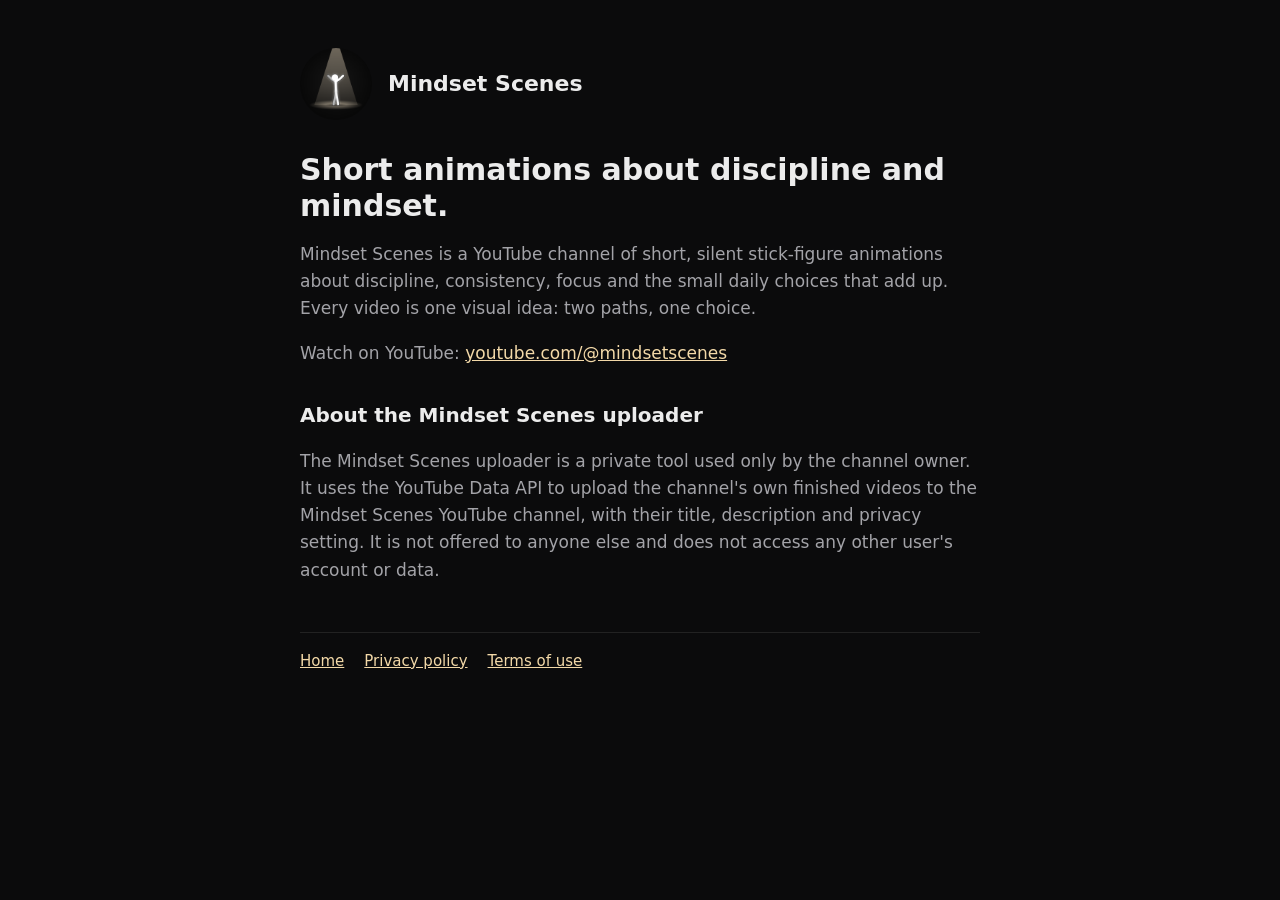
<file: index.html>
<!doctype html>
<html lang="en">
<head>
  <meta charset="utf-8">
  <meta name="viewport" content="width=device-width, initial-scale=1">
  <title>Mindset Scenes</title>
  <meta name="description" content="Mindset Scenes: short silent animations about discipline, consistency and mindset.">
  <link rel="icon" href="avatar.png">
  <link rel="stylesheet" href="style.css">
</head>
<body>
<main>
  <header><img src="avatar.png" alt="Mindset Scenes logo"><a href="./">Mindset Scenes</a></header>
  <h1>Short animations about discipline and mindset.</h1>
  <p>Mindset Scenes is a YouTube channel of short, silent stick-figure animations about discipline, consistency, focus and
  the small daily choices that add up. Every video is one visual idea: two paths, one choice.</p>
  <p>Watch on YouTube: <a href="https://www.youtube.com/@mindsetscenes">youtube.com/@mindsetscenes</a></p>

  <h2>About the Mindset Scenes uploader</h2>
  <p>The Mindset Scenes uploader is a private tool used only by the channel owner. It uses the YouTube Data API to upload the
  channel's own finished videos to the Mindset Scenes YouTube channel, with their title, description and privacy setting.
  It is not offered to anyone else and does not access any other user's account or data.</p>

  <nav><a href="./">Home</a><a href="privacy.html">Privacy policy</a><a href="terms.html">Terms of use</a></nav>
</main>
</body>
</html>
</file>
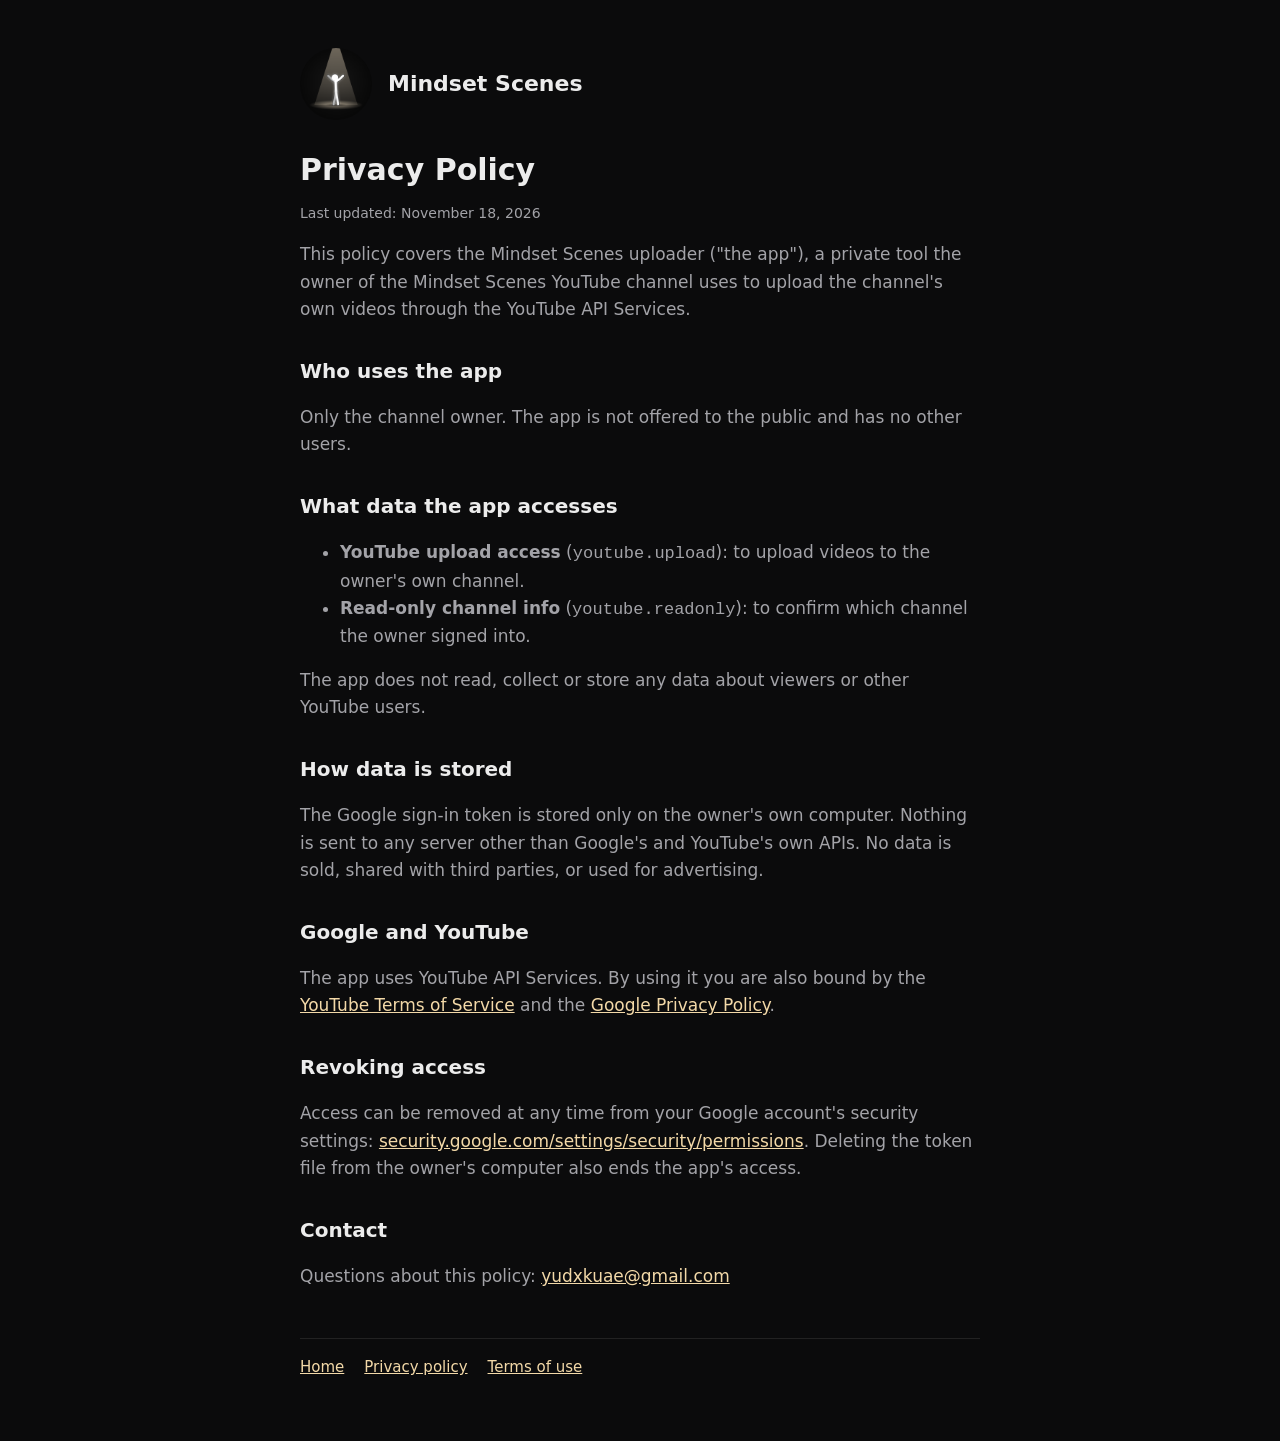
<file: privacy.html>
<!doctype html>
<html lang="en">
<head>
  <meta charset="utf-8">
  <meta name="viewport" content="width=device-width, initial-scale=1">
  <title>Privacy Policy · Mindset Scenes</title>
  <link rel="icon" href="avatar.png">
  <link rel="stylesheet" href="style.css">
</head>
<body>
<main>
  <header><img src="avatar.png" alt="Mindset Scenes logo"><a href="./">Mindset Scenes</a></header>
  <h1>Privacy Policy</h1>
  <p class="updated">Last updated: November 18, 2026</p>

  <p>This policy covers the Mindset Scenes uploader ("the app"), a private tool the owner of the Mindset Scenes YouTube channel
  uses to upload the channel's own videos through the YouTube API Services.</p>

  <h2>Who uses the app</h2>
  <p>Only the channel owner. The app is not offered to the public and has no other users.</p>

  <h2>What data the app accesses</h2>
  <ul>
    <li><strong>YouTube upload access</strong> (<code>youtube.upload</code>): to upload videos to the owner's own channel.</li>
    <li><strong>Read-only channel info</strong> (<code>youtube.readonly</code>): to confirm which channel the owner signed into.</li>
  </ul>
  <p>The app does not read, collect or store any data about viewers or other YouTube users.</p>

  <h2>How data is stored</h2>
  <p>The Google sign-in token is stored only on the owner's own computer. Nothing is sent to any server other than Google's
  and YouTube's own APIs. No data is sold, shared with third parties, or used for advertising.</p>

  <h2>Google and YouTube</h2>
  <p>The app uses YouTube API Services. By using it you are also bound by the
  <a href="https://www.youtube.com/t/terms">YouTube Terms of Service</a> and the
  <a href="https://policies.google.com/privacy">Google Privacy Policy</a>.</p>

  <h2>Revoking access</h2>
  <p>Access can be removed at any time from your Google account's security settings:
  <a href="https://security.google.com/settings/security/permissions">security.google.com/settings/security/permissions</a>.
  Deleting the token file from the owner's computer also ends the app's access.</p>

  <h2>Contact</h2>
  <p>Questions about this policy: <a href="mailto:yudxkuae@gmail.com">yudxkuae@gmail.com</a></p>

  <nav><a href="./">Home</a><a href="privacy.html">Privacy policy</a><a href="terms.html">Terms of use</a></nav>
</main>
</body>
</html>
</file>
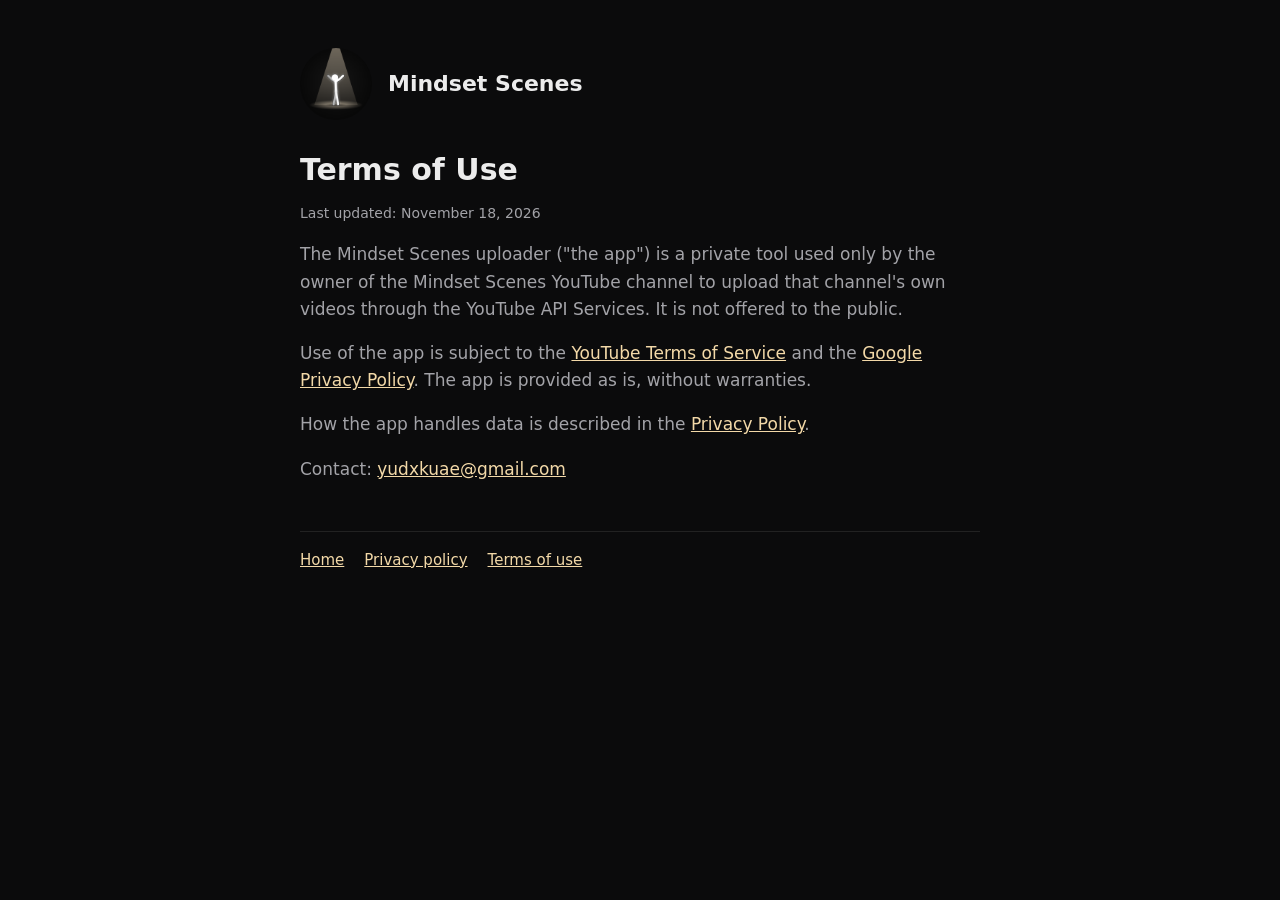
<file: terms.html>
<!doctype html>
<html lang="en">
<head>
  <meta charset="utf-8">
  <meta name="viewport" content="width=device-width, initial-scale=1">
  <title>Terms of Use · Mindset Scenes</title>
  <link rel="icon" href="avatar.png">
  <link rel="stylesheet" href="style.css">
</head>
<body>
<main>
  <header><img src="avatar.png" alt="Mindset Scenes logo"><a href="./">Mindset Scenes</a></header>
  <h1>Terms of Use</h1>
  <p class="updated">Last updated: November 18, 2026</p>

  <p>The Mindset Scenes uploader ("the app") is a private tool used only by the owner of the Mindset Scenes YouTube channel to
  upload that channel's own videos through the YouTube API Services. It is not offered to the public.</p>
  <p>Use of the app is subject to the <a href="https://www.youtube.com/t/terms">YouTube Terms of Service</a> and the
  <a href="https://policies.google.com/privacy">Google Privacy Policy</a>. The app is provided as is, without warranties.</p>
  <p>How the app handles data is described in the <a href="privacy.html">Privacy Policy</a>.</p>
  <p>Contact: <a href="mailto:yudxkuae@gmail.com">yudxkuae@gmail.com</a></p>

  <nav><a href="./">Home</a><a href="privacy.html">Privacy policy</a><a href="terms.html">Terms of use</a></nav>
</main>
</body>
</html>
</file>
<file: style.css>
:root { --bg: #0b0b0c; --fg: #ececec; --dim: #a3a3a8; --accent: #f3d9a8; }
* { box-sizing: border-box; }
body { margin: 0; background: var(--bg); color: var(--fg); font: 17px/1.6 system-ui, -apple-system, "Segoe UI", Roboto, sans-serif; }
main { max-width: 720px; margin: 0 auto; padding: 48px 20px 64px; }
header { display: flex; align-items: center; gap: 16px; margin-bottom: 32px; }
header img { width: 72px; height: 72px; border-radius: 50%; }
header a { color: var(--fg); text-decoration: none; font-weight: 700; font-size: 22px; }
h1 { font-size: 30px; line-height: 1.2; margin: 0 0 12px; }
h2 { font-size: 20px; margin: 32px 0 8px; }
p, li { color: var(--dim); }
a { color: var(--accent); }
nav { margin-top: 48px; padding-top: 16px; border-top: 1px solid #222; font-size: 15px; display: flex; gap: 20px; flex-wrap: wrap; }
.updated { font-size: 14px; }
</file>
